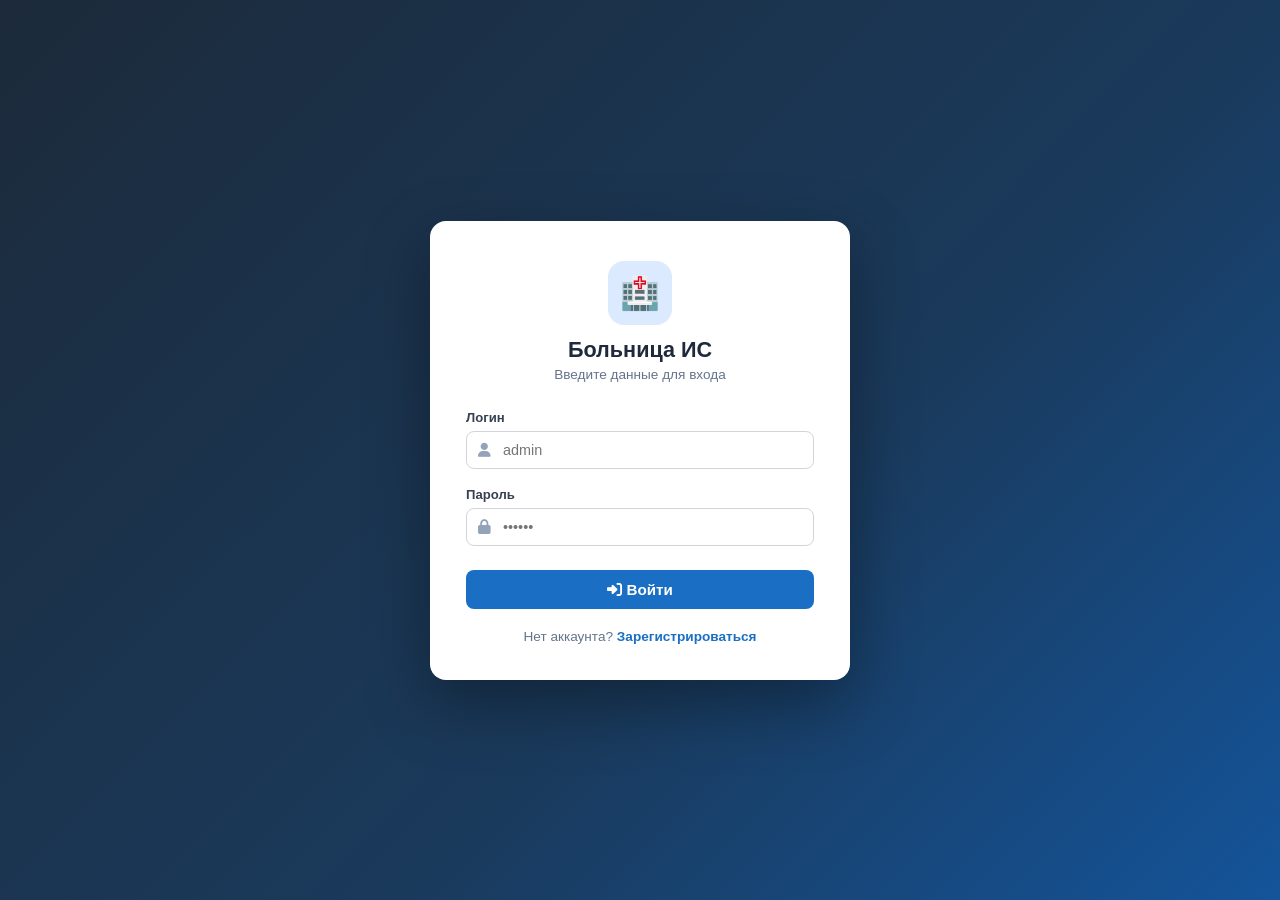
<file: src/main/resources/static/login.html>
<!DOCTYPE html>
<html lang="ru">
<head>
  <meta charset="UTF-8" />
  <meta name="viewport" content="width=device-width, initial-scale=1.0" />
  <title>Вход — Больничная ИС</title>
  <link rel="stylesheet" href="https://cdnjs.cloudflare.com/ajax/libs/font-awesome/6.5.0/css/all.min.css" />
  <style>
    *, *::before, *::after { box-sizing: border-box; }
    body {
      margin: 0;
      font-family: 'Segoe UI', sans-serif;
      min-height: 100vh;
      background: linear-gradient(135deg, #1c2a3a 0%, #1a3a5c 60%, #14549a 100%);
      display: flex;
      align-items: center;
      justify-content: center;
      padding: 20px;
    }

    .auth-card {
      background: #fff;
      border-radius: 16px;
      box-shadow: 0 24px 64px rgba(0,0,0,.35);
      width: 100%;
      max-width: 420px;
      padding: 40px 36px 36px;
    }

    .auth-logo {
      text-align: center;
      margin-bottom: 28px;
    }
    .auth-logo .icon {
      width: 64px; height: 64px;
      background: #dbeafe;
      border-radius: 16px;
      display: inline-flex;
      align-items: center;
      justify-content: center;
      font-size: 2rem;
      margin-bottom: 12px;
    }
    .auth-logo h1 {
      margin: 0 0 4px;
      font-size: 1.35rem;
      font-weight: 700;
      color: #1e293b;
    }
    .auth-logo p {
      margin: 0;
      font-size: .85rem;
      color: #64748b;
    }

    .form-group { margin-bottom: 18px; }
    .form-label {
      display: block;
      font-size: .82rem;
      font-weight: 600;
      color: #374151;
      margin-bottom: 6px;
    }
    .input-wrap {
      position: relative;
    }
    .input-wrap i {
      position: absolute;
      left: 12px; top: 50%;
      transform: translateY(-50%);
      color: #94a3b8;
      font-size: .9rem;
    }
    .form-control {
      width: 100%;
      padding: 10px 12px 10px 36px;
      border: 1px solid #d1d5db;
      border-radius: 8px;
      font-size: .9rem;
      color: #1e293b;
      transition: border-color .15s, box-shadow .15s;
      background: #fff;
    }
    .form-control:focus {
      outline: none;
      border-color: #1a6fc4;
      box-shadow: 0 0 0 3px rgba(26,111,196,.12);
    }

    .btn-submit {
      width: 100%;
      padding: 11px;
      background: #1a6fc4;
      color: #fff;
      border: none;
      border-radius: 8px;
      font-size: .95rem;
      font-weight: 600;
      cursor: pointer;
      margin-top: 6px;
      transition: background .15s, transform .1s;
    }
    .btn-submit:hover  { background: #14549a; }
    .btn-submit:active { transform: scale(.98); }

    .auth-footer {
      text-align: center;
      margin-top: 20px;
      font-size: .85rem;
      color: #64748b;
    }
    .auth-footer a {
      color: #1a6fc4;
      text-decoration: none;
      font-weight: 600;
    }
    .auth-footer a:hover { text-decoration: underline; }

    .error-msg {
      display: none;
      background: #fee2e2;
      color: #991b1b;
      border-radius: 8px;
      padding: 10px 14px;
      font-size: .85rem;
      margin-bottom: 16px;
    }
    .error-msg.visible { display: block; }
  </style>
</head>
<body>

<div class="auth-card">
  <div class="auth-logo">
    <div class="icon">🏥</div>
    <h1>Больница ИС</h1>
    <p>Введите данные для входа</p>
  </div>

  <div class="error-msg" id="errorMsg"></div>

  <div class="form-group">
    <label class="form-label">Логин</label>
    <div class="input-wrap">
      <i class="fa fa-user"></i>
      <input id="username" type="text" class="form-control" placeholder="admin" autocomplete="username" />
    </div>
  </div>

  <div class="form-group">
    <label class="form-label">Пароль</label>
    <div class="input-wrap">
      <i class="fa fa-lock"></i>
      <input id="password" type="password" class="form-control" placeholder="••••••" autocomplete="current-password" />
    </div>
  </div>

  <button class="btn-submit" id="loginBtn" onclick="doLogin()">
    <i class="fa fa-right-to-bracket"></i> Войти
  </button>

  <div class="auth-footer">
    Нет аккаунта? <a href="/register.html">Зарегистрироваться</a>
  </div>
</div>

<script>
  function roleToPath(role) {
    switch (role) {
      case 'ROLE_ADMIN':  return '/admin.html';
      case 'ROLE_DOCTOR': return '/doctor.html';
      case 'ROLE_NURSE':  return '/nurse.html';
      case 'ROLE_CLIENT': return '/client.html';
      default:            return '/index.html';
    }
  }

  // Redirect if already logged in
  if (sessionStorage.getItem('token')) {
    window.location.href = roleToPath(sessionStorage.getItem('role'));
  }

  document.addEventListener('keydown', e => {
    if (e.key === 'Enter') doLogin();
  });

  async function doLogin() {
    const username = document.getElementById('username').value.trim();
    const password = document.getElementById('password').value;
    const errorMsg = document.getElementById('errorMsg');
    const btn      = document.getElementById('loginBtn');

    if (!username || !password) {
      showError('Заполните логин и пароль');
      return;
    }

    btn.disabled = true;
    btn.textContent = 'Вход...';
    errorMsg.classList.remove('visible');

    try {
      const res = await fetch('/api/auth/login', {
        method: 'POST',
        headers: { 'Content-Type': 'application/json' },
        body: JSON.stringify({ username, password }),
      });

      const data = await res.json();

      if (!res.ok) {
        showError(data.message || 'Неверный логин или пароль');
        return;
      }

      sessionStorage.setItem('token',    data.token);
      sessionStorage.setItem('username', data.username);
      sessionStorage.setItem('fullName', data.fullName || data.username);
      sessionStorage.setItem('role',     data.role);
      window.location.href = roleToPath(data.role);
    } catch (e) {
      showError('Ошибка соединения с сервером');
    } finally {
      btn.disabled = false;
      btn.innerHTML = '<i class="fa fa-right-to-bracket"></i> Войти';
    }
  }

  function showError(msg) {
    const el = document.getElementById('errorMsg');
    el.textContent = msg;
    el.classList.add('visible');
  }
</script>
</body>
</html>
</file>
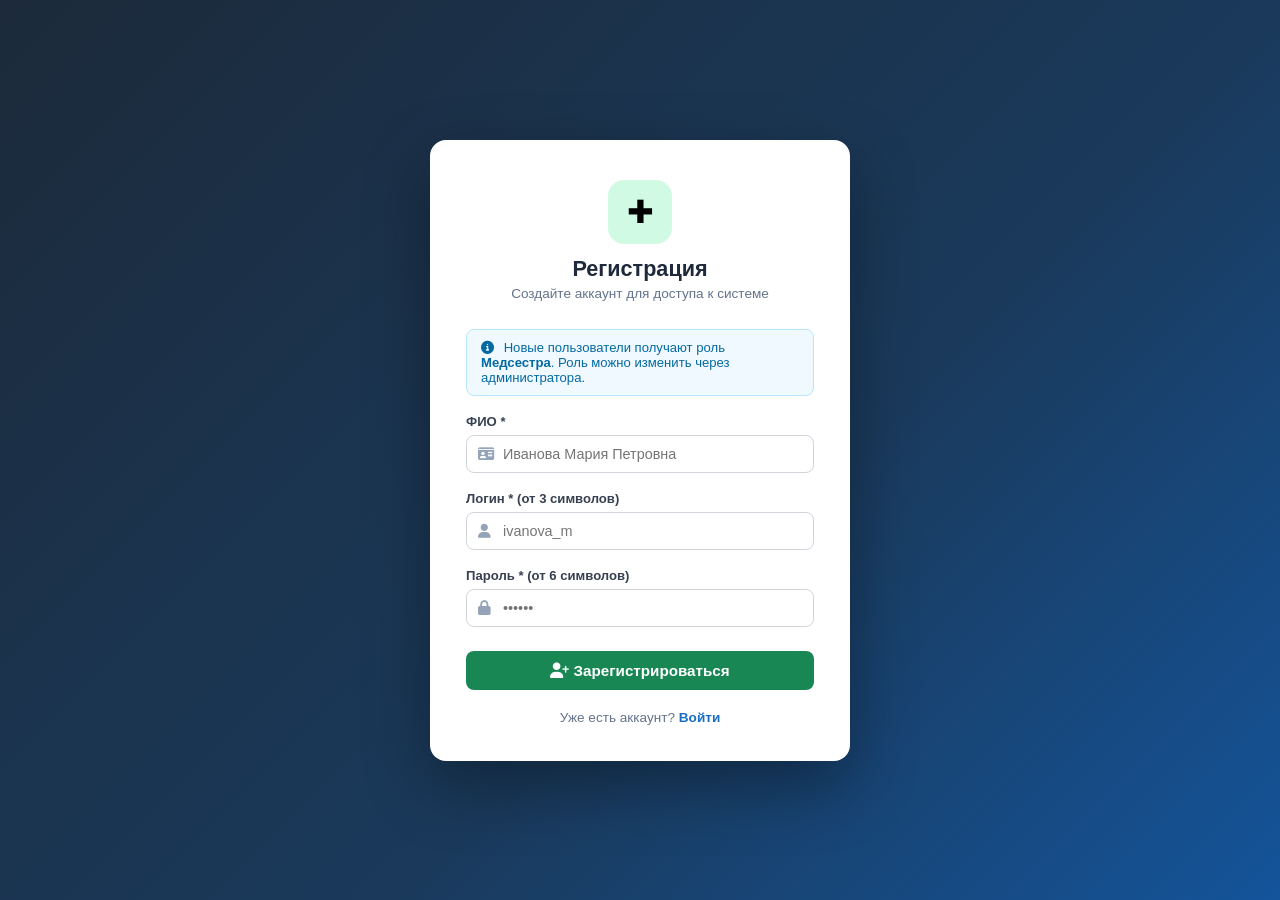
<file: src/main/resources/static/register.html>
<!DOCTYPE html>
<html lang="ru">
<head>
  <meta charset="UTF-8" />
  <meta name="viewport" content="width=device-width, initial-scale=1.0" />
  <title>Регистрация — Больничная ИС</title>
  <link rel="stylesheet" href="https://cdnjs.cloudflare.com/ajax/libs/font-awesome/6.5.0/css/all.min.css" />
  <style>
    *, *::before, *::after { box-sizing: border-box; }
    body {
      margin: 0;
      font-family: 'Segoe UI', sans-serif;
      min-height: 100vh;
      background: linear-gradient(135deg, #1c2a3a 0%, #1a3a5c 60%, #14549a 100%);
      display: flex;
      align-items: center;
      justify-content: center;
      padding: 20px;
    }

    .auth-card {
      background: #fff;
      border-radius: 16px;
      box-shadow: 0 24px 64px rgba(0,0,0,.35);
      width: 100%;
      max-width: 420px;
      padding: 40px 36px 36px;
    }

    .auth-logo {
      text-align: center;
      margin-bottom: 28px;
    }
    .auth-logo .icon {
      width: 64px; height: 64px;
      background: #d1fae5;
      border-radius: 16px;
      display: inline-flex;
      align-items: center;
      justify-content: center;
      font-size: 2rem;
      margin-bottom: 12px;
    }
    .auth-logo h1 {
      margin: 0 0 4px;
      font-size: 1.35rem;
      font-weight: 700;
      color: #1e293b;
    }
    .auth-logo p {
      margin: 0;
      font-size: .85rem;
      color: #64748b;
    }

    .role-info {
      background: #f0f9ff;
      border: 1px solid #bae6fd;
      border-radius: 8px;
      padding: 10px 14px;
      font-size: .82rem;
      color: #0369a1;
      margin-bottom: 18px;
    }
    .role-info i { margin-right: 6px; }

    .form-group { margin-bottom: 18px; }
    .form-label {
      display: block;
      font-size: .82rem;
      font-weight: 600;
      color: #374151;
      margin-bottom: 6px;
    }
    .input-wrap { position: relative; }
    .input-wrap i {
      position: absolute;
      left: 12px; top: 50%;
      transform: translateY(-50%);
      color: #94a3b8;
      font-size: .9rem;
    }
    .form-control {
      width: 100%;
      padding: 10px 12px 10px 36px;
      border: 1px solid #d1d5db;
      border-radius: 8px;
      font-size: .9rem;
      color: #1e293b;
      transition: border-color .15s, box-shadow .15s;
      background: #fff;
    }
    .form-control:focus {
      outline: none;
      border-color: #1a6fc4;
      box-shadow: 0 0 0 3px rgba(26,111,196,.12);
    }

    .btn-submit {
      width: 100%;
      padding: 11px;
      background: #198754;
      color: #fff;
      border: none;
      border-radius: 8px;
      font-size: .95rem;
      font-weight: 600;
      cursor: pointer;
      margin-top: 6px;
      transition: background .15s, transform .1s;
    }
    .btn-submit:hover  { background: #157347; }
    .btn-submit:active { transform: scale(.98); }

    .auth-footer {
      text-align: center;
      margin-top: 20px;
      font-size: .85rem;
      color: #64748b;
    }
    .auth-footer a {
      color: #1a6fc4;
      text-decoration: none;
      font-weight: 600;
    }
    .auth-footer a:hover { text-decoration: underline; }

    .error-msg {
      display: none;
      background: #fee2e2;
      color: #991b1b;
      border-radius: 8px;
      padding: 10px 14px;
      font-size: .85rem;
      margin-bottom: 16px;
    }
    .error-msg.visible { display: block; }
  </style>
</head>
<body>

<div class="auth-card">
  <div class="auth-logo">
    <div class="icon">✚</div>
    <h1>Регистрация</h1>
    <p>Создайте аккаунт для доступа к системе</p>
  </div>

  <div class="role-info">
    <i class="fa fa-circle-info"></i>
    Новые пользователи получают роль <strong>Медсестра</strong>. Роль можно изменить через администратора.
  </div>

  <div class="error-msg" id="errorMsg"></div>

  <div class="form-group">
    <label class="form-label">ФИО *</label>
    <div class="input-wrap">
      <i class="fa fa-id-card"></i>
      <input id="fullName" type="text" class="form-control" placeholder="Иванова Мария Петровна" autocomplete="name" />
    </div>
  </div>

  <div class="form-group">
    <label class="form-label">Логин * (от 3 символов)</label>
    <div class="input-wrap">
      <i class="fa fa-user"></i>
      <input id="username" type="text" class="form-control" placeholder="ivanova_m" autocomplete="username" />
    </div>
  </div>

  <div class="form-group">
    <label class="form-label">Пароль * (от 6 символов)</label>
    <div class="input-wrap">
      <i class="fa fa-lock"></i>
      <input id="password" type="password" class="form-control" placeholder="••••••" autocomplete="new-password" />
    </div>
  </div>

  <button class="btn-submit" id="regBtn" onclick="doRegister()">
    <i class="fa fa-user-plus"></i> Зарегистрироваться
  </button>

  <div class="auth-footer">
    Уже есть аккаунт? <a href="/login.html">Войти</a>
  </div>
</div>

<script>
  if (sessionStorage.getItem('token')) {
    window.location.href = '/index.html';
  }

  async function doRegister() {
    const fullName = document.getElementById('fullName').value.trim();
    const username = document.getElementById('username').value.trim();
    const password = document.getElementById('password').value;
    const errorMsg = document.getElementById('errorMsg');
    const btn      = document.getElementById('regBtn');

    if (!fullName || !username || !password) {
      showError('Заполните все обязательные поля');
      return;
    }
    if (username.length < 3) {
      showError('Логин должен содержать не менее 3 символов');
      return;
    }
    if (password.length < 6) {
      showError('Пароль должен содержать не менее 6 символов');
      return;
    }

    btn.disabled = true;
    btn.textContent = 'Регистрация...';
    errorMsg.classList.remove('visible');

    try {
      const res = await fetch('/api/auth/register', {
        method: 'POST',
        headers: { 'Content-Type': 'application/json' },
        body: JSON.stringify({ username, password, fullName }),
      });

      const data = await res.json();

      if (!res.ok) {
        showError(data.message || 'Ошибка регистрации');
        return;
      }

      sessionStorage.setItem('token',    data.token);
      sessionStorage.setItem('username', data.username);
      sessionStorage.setItem('fullName', data.fullName || data.username);
      sessionStorage.setItem('role',     data.role);
      window.location.href = '/index.html';
    } catch (e) {
      showError('Ошибка соединения с сервером');
    } finally {
      btn.disabled = false;
      btn.innerHTML = '<i class="fa fa-user-plus"></i> Зарегистрироваться';
    }
  }

  function showError(msg) {
    const el = document.getElementById('errorMsg');
    el.textContent = msg;
    el.classList.add('visible');
  }
</script>
</body>
</html>
</file>
